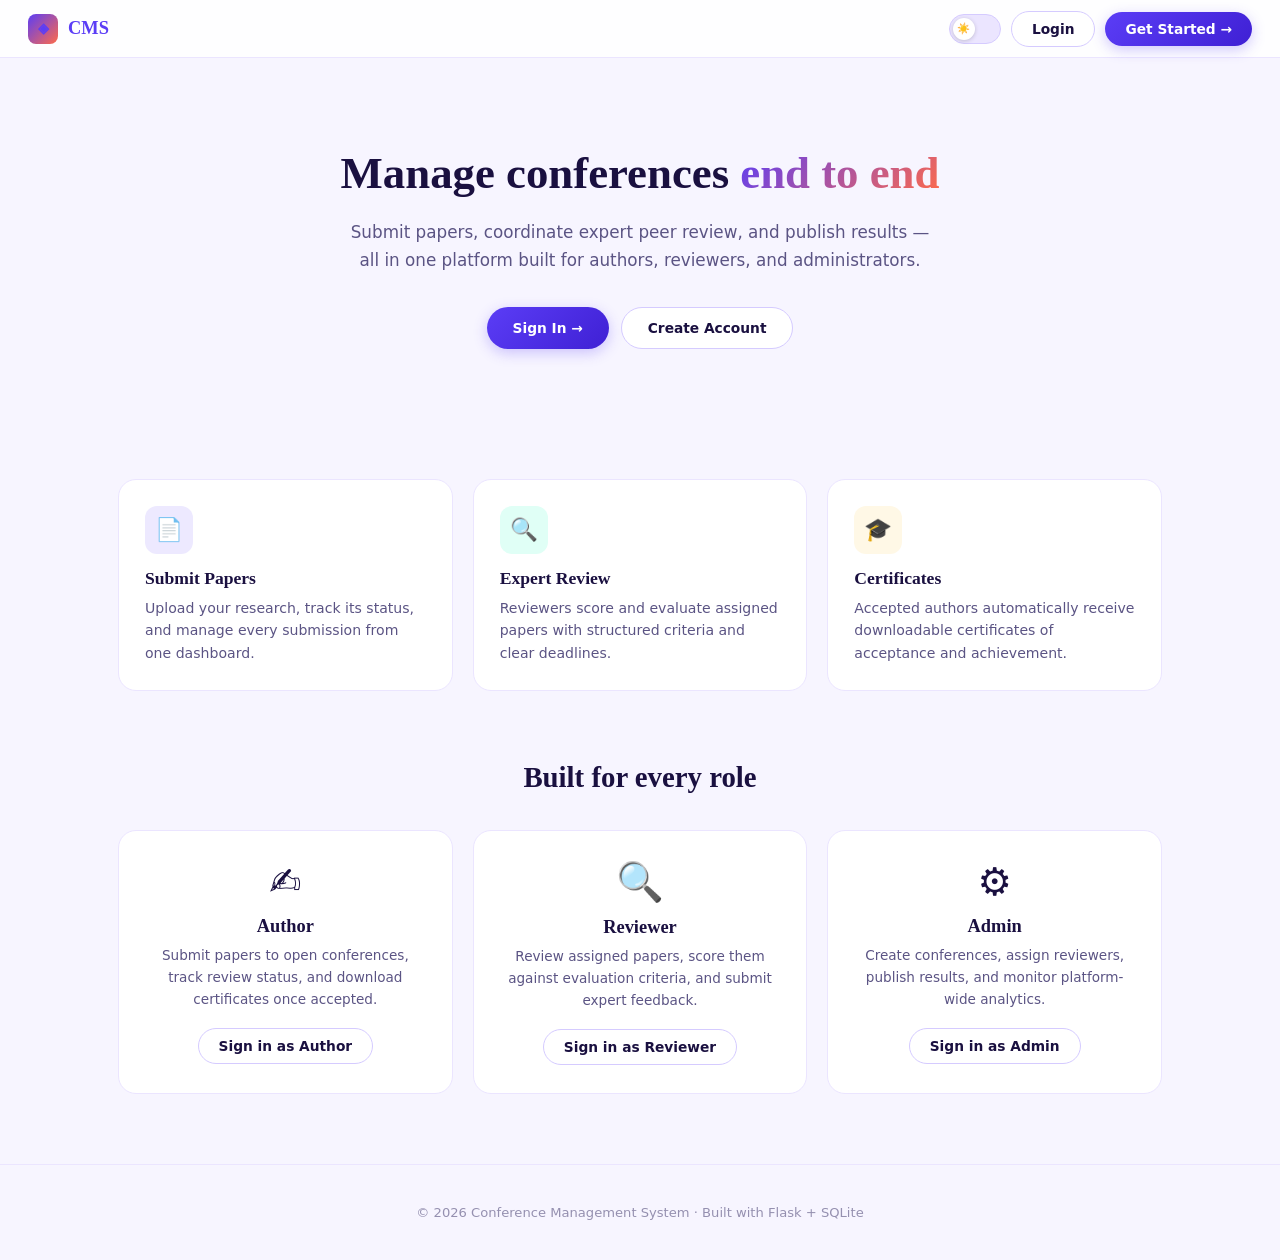
<file: index.html>
<!DOCTYPE html>
<html lang="en" data-theme="light">
<head>
<meta charset="UTF-8">
<meta name="viewport" content="width=device-width, initial-scale=1.0">
<title>CMS — Conference Management System</title>
<script>(function(){const t=localStorage.getItem("cms_theme")||"light";document.documentElement.setAttribute("data-theme",t);})();</script>
<style>
:root{--ink:#1a1040;--ink-2:#5b5484;--ink-3:#9590b0;--paper:#f7f5ff;--card:#ffffff;--border:#ebe5ff;--border-2:#d5cbff;--violet:#5b3df6;--violet-d:#3f20d4;--violet-dd:#2c1c8f;--violet-t:#ede9ff;--violet-t2:#f5f2ff;--coral:#ff6b4a;--coral-d:#e5502f;--coral-t:#fff2ee;--teal:#00c896;--teal-t:#e0fff6;--amber:#f5a623;--amber-t:#fff8e6;--rose:#e5484d;--rose-t:#ffeaea;--sh-lg:0 20px 50px rgba(91,61,246,.18);}
[data-theme="dark"]{--ink:#e8e3ff;--ink-2:#9d96c8;--ink-3:#6b6489;--paper:#0d0b1a;--card:#16132a;--border:#2a2448;--border-2:#3d3570;--violet-t:#1e1640;--violet-t2:#18122e;--coral-t:#2a1410;--teal-t:#071f18;--amber-t:#1f1608;--rose-t:#1f0b0c;}
*{box-sizing:border-box;margin:0;padding:0;}
body{font-family:"Inter",system-ui,sans-serif;background:var(--paper);color:var(--ink);min-height:100vh;transition:background .3s,color .3s;}
.topbar{height:58px;background:rgba(255,255,255,.85);backdrop-filter:blur(18px);border-bottom:1px solid var(--border);display:flex;align-items:center;padding:0 28px;position:sticky;top:0;z-index:100;transition:background .3s;}
[data-theme="dark"] .topbar{background:rgba(16,14,32,.88);}
.brand{display:flex;align-items:center;gap:10px;font-family:Georgia,serif;font-weight:700;font-size:1.15rem;color:var(--violet);}
.gem{width:30px;height:30px;background:linear-gradient(135deg,var(--violet),var(--coral));border-radius:8px;display:flex;align-items:center;justify-content:center;font-size:.9rem;}
.topbar-right{margin-left:auto;display:flex;align-items:center;gap:10px;}
.btn{display:inline-flex;align-items:center;gap:6px;padding:9px 20px;border-radius:999px;font-size:.86rem;font-weight:600;cursor:pointer;border:none;text-decoration:none;transition:all .18s;}
.btn-primary{background:linear-gradient(135deg,var(--violet),var(--violet-d));color:#fff;box-shadow:0 4px 14px rgba(91,61,246,.28);}
.btn-primary:hover{transform:translateY(-2px);box-shadow:0 8px 24px rgba(91,61,246,.36);}
.btn-ghost{background:var(--card);color:var(--ink);border:1.5px solid var(--border-2);}
.btn-ghost:hover{background:var(--violet-t2);}
.theme-pill{display:flex;align-items:center;background:var(--border);border-radius:999px;padding:3px;border:1px solid var(--border-2);cursor:pointer;}
.theme-pill-track{width:44px;height:22px;position:relative;}
.theme-pill-thumb{width:22px;height:22px;border-radius:50%;background:#fff;position:absolute;top:0;left:0;box-shadow:0 1px 4px rgba(0,0,0,.18);transition:transform .3s;display:flex;align-items:center;justify-content:center;font-size:.65rem;}
[data-theme="dark"] .theme-pill-thumb{transform:translateX(22px);}
.hero{max-width:1100px;margin:0 auto;padding:90px 28px 60px;text-align:center;}
.hero h1{font-family:Georgia,serif;font-size:2.8rem;font-weight:800;line-height:1.15;margin-bottom:18px;}
.hero h1 span{background:linear-gradient(135deg,var(--violet),var(--coral));-webkit-background-clip:text;background-clip:text;color:transparent;}
.hero p{color:var(--ink-2);font-size:1.05rem;max-width:600px;margin:0 auto 32px;line-height:1.7;}
.hero-actions{display:flex;gap:12px;justify-content:center;flex-wrap:wrap;}
.feature-grid{max-width:1100px;margin:70px auto;padding:0 28px;display:grid;grid-template-columns:repeat(3,1fr);gap:20px;}
.feature-card{background:var(--card);border:1px solid var(--border);border-radius:18px;padding:26px;transition:transform .2s,box-shadow .2s,background .3s;}
.feature-card:hover{transform:translateY(-4px);box-shadow:0 16px 36px rgba(91,61,246,.12);}
.feature-icon{width:48px;height:48px;border-radius:12px;display:flex;align-items:center;justify-content:center;font-size:1.4rem;margin-bottom:14px;}
.feature-card h3{font-family:Georgia,serif;font-size:1.1rem;margin-bottom:8px;}
.feature-card p{color:var(--ink-2);font-size:.88rem;line-height:1.6;}
.roles-section{max-width:1100px;margin:70px auto;padding:0 28px;}
.roles-section h2{font-family:Georgia,serif;font-size:1.8rem;text-align:center;margin-bottom:36px;}
.roles-grid{display:grid;grid-template-columns:repeat(3,1fr);gap:20px;}
.role-card{background:var(--card);border:1px solid var(--border);border-radius:18px;padding:28px;text-align:center;transition:transform .2s,box-shadow .2s;}
.role-card:hover{transform:translateY(-4px);box-shadow:0 16px 36px rgba(91,61,246,.12);}
.role-emoji{font-size:2.4rem;margin-bottom:12px;}
.role-card h3{font-family:Georgia,serif;font-size:1.15rem;margin-bottom:8px;}
.role-card p{color:var(--ink-2);font-size:.85rem;line-height:1.6;margin-bottom:18px;}
footer{text-align:center;padding:40px 28px;color:var(--ink-3);font-size:.82rem;border-top:1px solid var(--border);margin-top:40px;}
@media(max-width:800px){.feature-grid,.roles-grid{grid-template-columns:1fr;}.hero h1{font-size:2rem;}}
</style>
</head>
<body>

<header class="topbar">
  <div class="brand"><div class="gem">◈</div>CMS</div>
  <div class="topbar-right">
    <button class="theme-pill" onclick="toggleTheme()">
      <div class="theme-pill-track">
        <div class="theme-pill-thumb" id="thumb">☀️</div>
      </div>
    </button>
    <a href="login.html" class="btn btn-ghost">Login</a>
    <a href="login.html" class="btn btn-primary">Get Started →</a>
  </div>
</header>

<section class="hero">
  <h1>Manage conferences <span>end to end</span></h1>
  <p>Submit papers, coordinate expert peer review, and publish results — all in one platform built for authors, reviewers, and administrators.</p>
  <div class="hero-actions">
    <a href="login.html" class="btn btn-primary" style="padding:12px 26px;">Sign In →</a>
    <a href="login.html" class="btn btn-ghost" style="padding:12px 26px;">Create Account</a>
  </div>
</section>

<section class="feature-grid">
  <div class="feature-card">
    <div class="feature-icon" style="background:var(--violet-t);">📄</div>
    <h3>Submit Papers</h3>
    <p>Upload your research, track its status, and manage every submission from one dashboard.</p>
  </div>
  <div class="feature-card">
    <div class="feature-icon" style="background:var(--teal-t);">🔍</div>
    <h3>Expert Review</h3>
    <p>Reviewers score and evaluate assigned papers with structured criteria and clear deadlines.</p>
  </div>
  <div class="feature-card">
    <div class="feature-icon" style="background:var(--amber-t);">🎓</div>
    <h3>Certificates</h3>
    <p>Accepted authors automatically receive downloadable certificates of acceptance and achievement.</p>
  </div>
</section>

<section class="roles-section">
  <h2>Built for every role</h2>
  <div class="roles-grid">
    <div class="role-card">
      <div class="role-emoji">✍️</div>
      <h3>Author</h3>
      <p>Submit papers to open conferences, track review status, and download certificates once accepted.</p>
      <a href="login.html" class="btn btn-ghost">Sign in as Author</a>
    </div>
    <div class="role-card">
      <div class="role-emoji">🔍</div>
      <h3>Reviewer</h3>
      <p>Review assigned papers, score them against evaluation criteria, and submit expert feedback.</p>
      <a href="login.html" class="btn btn-ghost">Sign in as Reviewer</a>
    </div>
    <div class="role-card">
      <div class="role-emoji">⚙️</div>
      <h3>Admin</h3>
      <p>Create conferences, assign reviewers, publish results, and monitor platform-wide analytics.</p>
      <a href="login.html" class="btn btn-ghost">Sign in as Admin</a>
    </div>
  </div>
</section>

<footer>
  © 2026 Conference Management System · Built with Flask + SQLite
</footer>

<script>
function toggleTheme(){
  const cur = document.documentElement.getAttribute("data-theme");
  const next = cur==="dark"?"light":"dark";
  document.documentElement.setAttribute("data-theme",next);
  localStorage.setItem("cms_theme",next);
  document.getElementById("thumb").textContent = next==="dark"?"🌙":"☀️";
}
document.getElementById("thumb").textContent = document.documentElement.getAttribute("data-theme")==="dark"?"🌙":"☀️";

/* If already logged in, offer quick redirect */
(function(){
  try{
    const s = JSON.parse(localStorage.getItem("cms_session")||"null");
    if(s && s.role){
      const bar = document.querySelector(".hero-actions");
      const a = document.createElement("a");
      a.href = `${s.role}_dashboard.html`;
      a.className = "btn btn-primary";
      a.style.padding = "12px 26px";
      a.textContent = `Continue as ${s.name.split(" ")[0]} →`;
      bar.prepend(a);
    }
  }catch(e){}
})();
</script>
</body>
</html>
</file>
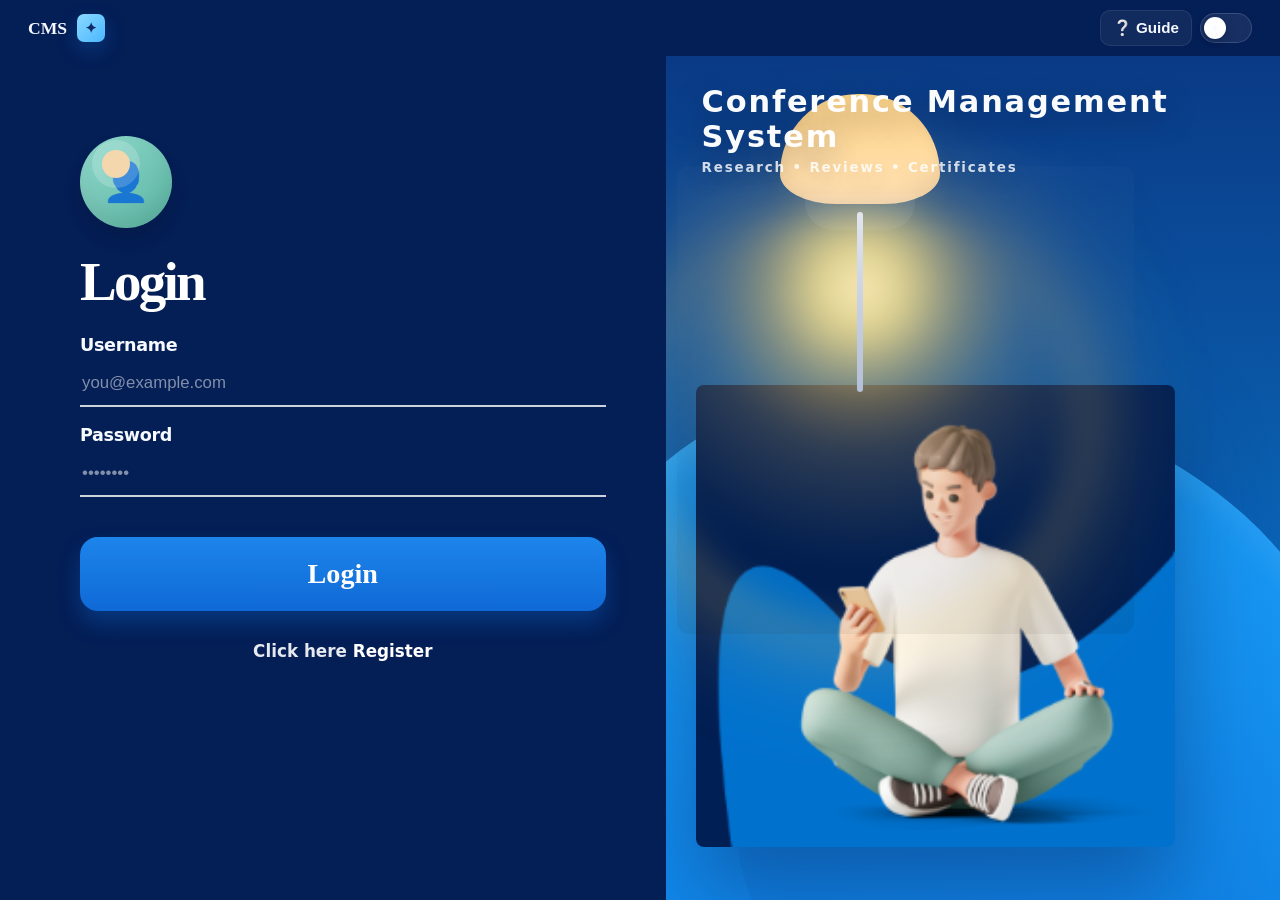
<file: login.html>
<!DOCTYPE html>
<html lang="en" data-theme="light">
<head>
<meta charset="UTF-8">
<meta name="viewport" content="width=device-width, initial-scale=1.0">
<title>CMS — Login</title>
<script>(function(){const t=localStorage.getItem("cms_theme")||"light";document.documentElement.setAttribute("data-theme",t);})();</script>
<style>
/* ── TOKENS ── */
:root{
--navy:#041e56;
--navy-2:#0b2c73;
--navy-3:#0d448b;
--sky:#1aa3ff;
--sky-2:#3db0ff;
--sky-soft:#8ad5ff;
--blue:#0d7be8;
--blue-2:#0b5ac7;
--text:#f5f8ff;
--muted:#cfe0ff;
--line:rgba(255,255,255,.22);
--card:rgba(255,255,255,.08);
--card-2:rgba(255,255,255,.12);
--shadow:rgba(4, 16, 42, 0.28);
--input:#ffffff;
--button:#1d85eb;
--button-2:#0f69d6;
}
*{box-sizing:border-box;margin:0;padding:0;}
body{
font-family:"Segoe UI",system-ui,sans-serif;
background:var(--navy);
color:var(--text);
min-height:100vh;
display:flex;
flex-direction:column;
-webkit-font-smoothing:antialiased;
}
body::before{display:none;}

/* ── TOP BAR ── */
.topbar{
height:56px;background:transparent;border:none;display:flex;align-items:center;
padding:0 28px;position:sticky;top:0;z-index:100;
}
.topbar-brand{display:flex;align-items:center;gap:10px;font-family:Georgia,serif;font-weight:700;font-size:1.1rem;color:var(--text);}
.topbar-gem{width:28px;height:28px;background:linear-gradient(135deg,#89d9ff,#4bb7ff);border-radius:7px;display:flex;align-items:center;justify-content:center;font-size:.9rem;color:#0f2a66;box-shadow:0 8px 20px rgba(29,133,235,.25);}
.topbar-right{margin-left:auto;display:flex;align-items:center;gap:8px;}
.theme-pill{display:flex;align-items:center;background:rgba(255,255,255,.08);border:1px solid rgba(255,255,255,.15);border-radius:999px;padding:3px;cursor:pointer;backdrop-filter:blur(6px);}
.theme-pill-track{width:44px;height:22px;position:relative;}
.theme-pill-thumb{width:22px;height:22px;border-radius:50%;background:#fff;position:absolute;top:0;left:0;box-shadow:0 2px 8px rgba(0,0,0,.22);display:flex;align-items:center;justify-content:center;font-size:.72rem;}
/* Guide button beside theme pill */
.guide-btn{margin-left:8px;padding:8px 12px;border-radius:10px;background:rgba(255,255,255,.06);border:1px solid rgba(255,255,255,.08);color:var(--text);cursor:pointer;font-weight:700;display:flex;align-items:center;gap:8px;font-size:0.95rem}
.guide-btn:hover{background:rgba(255,255,255,.10);}

/* ── LAYOUT ── */
.auth-shell{flex:1;display:flex;min-height:calc(100vh - 56px);background:var(--navy);}
.auth-left{
width:52%;
min-height:100%;
display:flex;
align-items:flex-start;
justify-content:center;
padding:80px 60px 60px 80px;
position:relative;
overflow:hidden;
}
.auth-left-panel{
width:100%;
max-width:620px;
position:relative;
z-index:2;
}
.auth-bubble{
width:92px;height:92px;border-radius:50%;
background:linear-gradient(135deg,#91d9cc,#5ab5a2);
box-shadow:inset 0 -12px 20px rgba(0,0,0,.08),0 12px 18px rgba(0,0,0,.12);
display:flex;align-items:center;justify-content:center;
font-size:2.4rem; margin:0 0 26px 0;
}
.auth-bubble::before{
content:"";display:block;width:28px;height:28px;border-radius:50%;background:#f5d7ae;position:absolute;transform:translate(-10px,-18px);box-shadow:0 0 0 10px rgba(255,255,255,.18);
}
.auth-title{
font-family:"Segoe Print","Bradley Hand",cursive;
font-size:clamp(3rem,4.3vw,5.5rem);
line-height:1;
font-weight:700;
margin:0 0 26px 0;
letter-spacing:-.05em;
color:#fff;
}
.auth-form-block{display:flex;flex-direction:column;gap:18px;}
.form-floating{display:flex;flex-direction:column;gap:8px;}
.form-floating label{
font-size:1.1rem;
font-weight:700;
color:#f7fbff;
letter-spacing:-.02em;
}
.form-floating input{
width:100%;
background:transparent;
border:none;
border-bottom:2px solid rgba(255,255,255,.8);
color:#fff;
font-size:1.05rem;
padding:10px 2px 12px;
outline:none;
transition:border-color .2s, box-shadow .2s;
}
.form-floating input::placeholder{color:rgba(255,255,255,.5);}
.form-floating input:focus{
border-bottom-color:#7de2ff;
box-shadow:0 2px 0 0 rgba(125,226,255,.35);
}
.submit-btn{
margin-top:22px;
width:100%;
height:74px;
border:none;
border-radius:18px;
font-size:clamp(1.6rem,2.2vw,2.5rem);
font-family:"Segoe Print","Bradley Hand",cursive;
font-weight:700;
background:linear-gradient(180deg,var(--button),var(--button-2));
color:#fff;
cursor:pointer;
box-shadow:0 12px 22px rgba(13,123,232,.28);
transition:transform .2s, box-shadow .2s, filter .2s;
}
.submit-btn:hover{transform:translateY(-2px); box-shadow:0 18px 26px rgba(13,123,232,.32); filter:brightness(1.03);}
.submit-btn:active{transform:translateY(0);}
.auth-login-link{
text-align:center;
padding-top:12px;
font-size:1.05rem;
color:rgba(255,255,255,.9);
font-weight:600;
}
.auth-login-link a{color:#fff;text-decoration:none;font-weight:700;}
.auth-login-link a:hover{text-decoration:underline;}

.auth-right{
flex:1;
position:relative;
overflow:hidden;
background:linear-gradient(180deg,#0a3a85 0%,#0a82d7 100%);
}
.auth-right::before{
content:"";
position:absolute;
inset:40% -12% -14% -12%;
background:linear-gradient(180deg,#1ca7ff,#0f83e8);
border-radius:42% 58% 0 0 / 35% 52% 0 0;
transform:rotate(6deg);
box-shadow:inset 0 18px 28px rgba(255,255,255,.08);
}
.auth-right::after{
content:"";
position:absolute;
width:680px;height:680px;border-radius:50%;
background:rgba(11,86,179,.12);
right:-130px;bottom:-220px;
}
.scene-title{
position:absolute;
left:36px;
top:28px;
z-index:20;
font-size:1.9rem;
font-weight:900;
letter-spacing:.06em;
text-transform:none;
color:rgba(255,255,255,0.98);
text-shadow:0 10px 30px rgba(3,18,48,.38);
}
.scene-title span{
display:block;
font-size:0.84rem;
opacity:.95;
margin-top:6px;
color:rgba(255,255,255,.85);
}
.lamp-wrap{position:absolute;top:38px;right:260px;width:320px;height:320px;display:flex;align-items:flex-start;justify-content:center;z-index:9;pointer-events:none}
.lamp-shade{
  position:absolute;top:0;left:50%;transform:translateX(-50%);
  width:160px;height:110px;background:linear-gradient(180deg,#ffd78a,#ffdfb3);border-radius:50% 50% 36% 36% / 75% 75% 28% 28%;
  box-shadow:inset 0 -8px 16px rgba(0,0,0,.08),0 12px 24px rgba(255,200,90,.06);z-index:12;
}
.lamp-shade::after{
  content:"";position:absolute;left:50%;transform:translateX(-50%);bottom:-26px;width:110px;height:36px;border-radius:0 0 28px 28px;background:rgba(255,255,255,.06);
}
.lamp-pole{position:absolute;top:118px;width:6px;height:180px;background:linear-gradient(180deg,#dfe4f0,#b3bfd8);border-radius:999px;z-index:11}
.lamp-light{position:absolute;top:110px;left:50%;transform:translateX(-50%);width:420px;height:420px;border-radius:50%;background:radial-gradient(circle at 50% 20%, rgba(255,240,200,0.98) 0%, rgba(255,230,140,0.9) 10%, rgba(255,200,90,0.45) 25%, rgba(255,200,90,0.18) 40%, transparent 70%);filter:blur(18px);box-shadow:0 0 120px rgba(255,200,90,.55);z-index:10;pointer-events:none}

.figure{
  position:absolute;
  right:20px;
  bottom:-110px;
  width:520px;
  height:520px;
  z-index:6;
  transform:translateZ(0);
  display:flex;align-items:center;justify-content:center;
}
.figure{position:relative;isolation:isolate}
.figure img{width:92%;height:auto;object-fit:contain;border-radius:8px;box-shadow:0 42px 88px rgba(6,36,92,.44);display:block;transform:translate(30px,190px);}

/* soft colored blob behind the image to blend into the panel */
.figure::before{content:"";position:absolute;inset:6% 2% 6% 2%;z-index:-1;border-radius:18%/30%;background:radial-gradient(circle at 30% 30%, rgba(255,255,255,0.06), rgba(29,133,235,0.06) 18%, rgba(11,86,179,0.04) 50%);transform:translateY(6%);filter:blur(26px);}
/* subtle overlay to tint and unify colors */
.figure::after{content:"";position:absolute;inset:0 6% 10% 6%;z-index:1;border-radius:12px;background:linear-gradient(180deg, rgba(255,255,255,0.02), rgba(0,0,0,0.06));pointer-events:none;}
.figure .chair{
position:absolute;left:92px;bottom:12px;width:240px;height:100px;border-radius:18px 18px 30px 30px;background:linear-gradient(180deg,#5d6b8a,#3a4d68);box-shadow:inset 0 8px 14px rgba(255,255,255,.12),0 20px 30px rgba(18,34,63,.2);
}
.figure .chair::before,
.figure .chair::after{
content:"";position:absolute;bottom:0;width:18px;height:120px;border-radius:10px;background:#45627e;
}
.figure .chair::before{left:24px;} .figure .chair::after{right:24px;}
.figure .head{position:absolute;left:180px;top:36px;width:132px;height:132px;border-radius:50%;background:#f4d8b7;box-shadow:inset 0 -12px 16px rgba(0,0,0,.08);}
.figure .hair{position:absolute;left:176px;top:18px;width:144px;height:96px;border-radius:60% 60% 42% 42%;background:#6f4e3d;}
.figure .head::before{content:"";position:absolute;left:50px;top:46px;width:12px;height:12px;border-radius:50%;background:#1c1d1f;box-shadow:40px 0 0 #1c1d1f;}
.figure .head::after{content:"";position:absolute;left:58px;top:84px;width:34px;height:16px;border-radius:0 0 22px 22px;border-bottom:5px solid rgba(0,0,0,.38);}
.figure .body{position:absolute;left:110px;top:160px;width:260px;height:140px;background:linear-gradient(180deg,#f8f8f8,#e8e8e8);border-radius:30px 30px 24px 24px;box-shadow:0 20px 28px rgba(18,34,63,.18);} 
.figure .arm{position:absolute;top:190px;width:44px;height:156px;background:#f6d9b7;border-radius:26px;}
.figure .arm.left{left:92px;transform:rotate(28deg);}
.figure .arm.right{right:102px;transform:rotate(-18deg);}
.figure .hand{position:absolute;top:306px;width:46px;height:56px;border-radius:22px;background:#f4d8b7;}
.figure .hand.left{left:112px;}
.figure .hand.right{right:94px;}
.figure .phone{display:none;}
.figure .paper{
position:absolute;left:148px;top:198px;width:132px;height:168px;background:linear-gradient(180deg,#ffffff,#f2f8ff);border-radius:8px;border:2px solid rgba(17,96,180,.14);transform:rotate(-12deg);box-shadow:0 20px 36px rgba(6,36,92,.22);border-left:4px solid rgba(17,96,180,.06);
}
.figure .paper::before{content:"";position:absolute;left:14px;right:14px;top:22px;height:3px;background:rgba(25,86,169,.22);box-shadow:0 16px 0 rgba(25,86,169,.18),0 36px 0 rgba(25,86,169,.12);} 
.figure .legs{position:absolute;left:140px;top:300px;width:200px;height:140px;}
.figure .leg{position:absolute;bottom:0;width:72px;height:118px;background:linear-gradient(180deg,#a4d7c9,#6db8a7);border-radius:28px 28px 22px 22px;}
.figure .leg.left{left:34px;transform:rotate(14deg);}
.figure .leg.right{right:34px;transform:rotate(-14deg);}
.figure .shoe{position:absolute;bottom:-8px;width:92px;height:38px;background:#232b38;border-radius:20px 18px 18px 24px;}
.figure .shoe.left{left:16px;}
.figure .shoe.right{right:16px;}
.figure .torso-shadow{position:absolute;left:108px;top:300px;width:260px;height:170px;border-radius:40% 40% 30% 30%;background:linear-gradient(180deg,rgba(20,40,76,.08),rgba(20,40,76,.02));filter:blur(18px);}

@media (max-width: 980px){
.auth-shell{flex-direction:column;}
.auth-left{width:100%;padding:42px 24px 20px;}
.auth-right{min-height:420px;}
.auth-title{font-size:3.4rem;}
.lamp-wrap{right:160px;transform:scale(.92);} 
.figure{right:40px;bottom:-40px;transform:translateY(60px) scale(.78);transform-origin:bottom right;}
.scene-title{left:24px;top:18px;font-size:1.5rem;}
}
@media (max-width: 560px){
.topbar{padding:0 18px;}
.auth-left{padding:28px 18px 18px;}
.auth-title{font-size:2.8rem;}
.submit-btn{height:62px;font-size:1.7rem;}
.auth-right{min-height:300px;}
.lamp-wrap{right:120px;top:10px;transform:scale(.72);} 
.figure{right:20px;bottom:-20px;transform:translateY(40px) scale(.62);}
.scene-title{font-size:1.15rem;left:18px;top:8px;}
}

@media (max-width: 980px){
.auth-shell{flex-direction:column;}
.auth-left{width:100%;padding:42px 24px 20px;}
.auth-right{min-height:380px;}
.auth-title{font-size:3.4rem;}
.lamp-wrap{right:200px;transform:scale(.9);} 
.figure{transform:scale(.78);transform-origin:bottom right;right:0;}
}
@media (max-width: 560px){
.topbar{padding:0 18px;}
.auth-left{padding:28px 18px 18px;}
.auth-title{font-size:2.8rem;}
.submit-btn{height:62px;font-size:1.7rem;}
.auth-right{min-height:300px;}
.lamp-wrap{right:120px;top:10px;transform:scale(.72);} 
.figure{transform:scale(.62);right:-46px;bottom:-30px;}
}
</style>
</head>
<body>

<!-- Page scripts (login/register handlers) -->
<script>
/* ── LOGIN (server-backed) ── */
async function handleLogin(){
  hideAlert();
  const email    = document.getElementById("login-email").value.trim().toLowerCase();
  const password = document.getElementById("login-password").value;
  const btn      = document.getElementById("login-btn");
  if(!email||!password){ showAlert("Please fill in all fields."); return; }
  btn.textContent = "Signing in…"; btn.disabled = true;
  try{
    const data = await apiPost('/api/login',{email,password});
    if(data && data.user){ setSession(data.user, data.token); showAlert(`✓ Welcome back, ${data.user.name.split(' ')[0]}! Redirecting…`,'success');
      setTimeout(()=> window.location.href = `${data.user.role}_dashboard.html`, 700);
    } else {
      showAlert('Login failed: unexpected response'); btn.textContent = 'Sign In →'; btn.disabled = false;
    }
  }catch(err){
    const msg = err && err.body && err.body.error ? err.body.error : 'Login failed';
    showAlert(msg); btn.textContent = 'Sign In →'; btn.disabled = false;
  }
}

/* ── REGISTER (server-backed) ── */
async function handleRegister(){
  hideAlert();
  const name    = document.getElementById("reg-name").value.trim();
  const email   = document.getElementById("reg-email").value.trim().toLowerCase();
  const password= document.getElementById("reg-password").value;
  const college = document.getElementById("reg-college").value.trim();
  const role    = document.querySelector('input[name="role"]:checked')?.value || "author";
  const btn     = document.getElementById("reg-btn");
  if(!name||!email||!password){ showAlert("Please fill in all required fields."); return; }
  if(password.length < 6)     { showAlert("Password must be at least 6 characters."); return; }
  if(!email.includes("@"))    { showAlert("Please enter a valid email address."); return; }
  btn.textContent = "Creating account…"; btn.disabled = true;
  try{
    const data = await apiPost('/api/register',{name,email,password,role,college});
    if(data && data.user){
      // auto-login the newly registered user (server sets session cookie)
      setSession(data.user, data.token);
      showAlert(`Account created — Welcome ${data.user.name.split(' ')[0]}! Redirecting…`,'success');
      setTimeout(()=>{ window.location.href = `${data.user.role}_dashboard.html`; }, 700);
    } else {
      showAlert('Registration failed: unexpected response'); btn.textContent = 'Create Account →'; btn.disabled = false;
    }
  }catch(err){
    const msg = err && err.body && err.body.error ? err.body.error : 'Registration failed';
    showAlert(msg); btn.textContent = 'Create Account →'; btn.disabled = false;
  }
}

// Enter key support (login/register)
document.addEventListener("keydown", e=>{
  if(e.key==="Enter"){
    const loginVisible = document.getElementById("login-form").style.display!=="none";
    if(loginVisible) handleLogin(); else handleRegister();
  }
});
 </script>

  <!-- Main layout -->
  <header class="topbar">
    <div class="topbar-brand">CMS <span class="topbar-gem">✦</span></div>
    <div class="topbar-right">
      <button class="guide-btn" onclick="openGuide()" aria-label="Guide">❔ Guide</button>
      <div class="theme-pill" onclick="toggleTheme()"><div class="theme-pill-track"><div id="thumb-icon" class="theme-pill-thumb">☀️</div></div></div>
    </div>
  </header>

  <div class="auth-shell">
    <div class="auth-left">
      <div class="auth-left-panel">
        <div class="auth-bubble">👤</div>
        <h1 class="auth-title" id="auth-title">Login</h1>

        <div id="alert-box" class="alert"></div>

        <div id="login-form" class="auth-form-block">
          <div class="form-floating">
            <label for="login-email">Username</label>
            <input type="email" id="login-email" placeholder="you@example.com">
          </div>

          <div class="form-floating">
            <label for="login-password">Password</label>
            <input type="password" id="login-password" placeholder="••••••••">
          </div>

          <button class="submit-btn" id="login-btn" onclick="handleLogin()">Login</button>

          <div class="auth-login-link" id="auth-login-link">Click here <a href="#" onclick="switchTab('register')">Register</a></div>
        </div>

        <div id="register-form" class="auth-form-block" style="display:none;">
          <div class="form-floating">
            <label for="reg-name">Username</label>
            <input type="text" id="reg-name" placeholder="Dr. Jane Smith">
          </div>

          <div class="form-floating">
            <label for="reg-email">Email</label>
            <input type="email" id="reg-email" placeholder="you@example.com">
          </div>

          <div class="form-floating">
            <label for="reg-password">Password</label>
            <input type="password" id="reg-password" placeholder="Minimum 6 characters" oninput="checkStrength(this.value)">
          </div>

          <div class="form-group" style="margin-top:-8px;">
            <label style="display:block;margin-bottom:8px;font-size:1rem;font-weight:700;color:#f7fbff;">I am registering as</label>
            <div class="role-tabs">
              <label class="role-tab active" onclick="selectRole('author',this)"><input type="radio" name="role" value="author" checked><div class="role-tab-icon">✍️</div><div class="role-tab-label">Author</div></label>
              <label class="role-tab" onclick="selectRole('reviewer',this)"><input type="radio" name="role" value="reviewer"><div class="role-tab-icon">🔍</div><div class="role-tab-label">Reviewer</div></label>
              <label class="role-tab" onclick="selectRole('admin',this)"><input type="radio" name="role" value="admin"><div class="role-tab-icon">⚙️</div><div class="role-tab-label">Admin</div></label>
            </div>
            <div class="role-desc" id="role-desc">✍️ Submit research papers to conferences and track acceptance status.</div>
          </div>

          <div class="form-floating">
            <label for="reg-college">College / Organization</label>
            <input type="text" id="reg-college" placeholder="e.g. IIT Madras, Infosys Ltd.">
          </div>

          <div class="pwd-strength"><div class="pwd-bar" id="pb1"></div><div class="pwd-bar" id="pb2"></div><div class="pwd-bar" id="pb3"></div></div>
          <div class="pwd-label" id="pwd-label"></div>

          <button class="submit-btn" id="reg-btn" onclick="handleRegister()">Registration</button>
          <div class="auth-login-link">Click here <a href="#" onclick="switchTab('login')">Login</a></div>
        </div>
      </div>
    </div>

    <div class="auth-right">
      <div class="scene-title">Conference Management System<span>Research • Reviews • Certificates</span></div>
      <div class="lamp-wrap">
        <div class="lamp-shade"></div>
        <div class="lamp-pole"></div>
        <div class="lamp-light"></div>
      </div>
      <div class="figure" aria-hidden="true">
        <img id="auth-illustration" src="static/img/auth-man.png" alt="Man holding conference paper"/>
      </div>
    </div>
  </div>

  <div class="toast" id="toast"></div>

  <!-- Guide modal -->
  <div id="guide-modal" class="guide-modal" aria-hidden="true">
    <div class="guide-backdrop" onclick="closeGuide()" tabindex="-1"></div>
    <div class="guide-panel" role="dialog" aria-modal="true" aria-labelledby="guide-title">
      <header class="guide-header">
        <h2 id="guide-title"><span id="guide-title-text">Getting Started Guide</span></h2>
        <button class="guide-close" onclick="closeGuide()" aria-label="Close guide">✕</button>
      </header>
      <main class="guide-body" id="guide-body" tabindex="0">
        <!-- Steps rendered by JS -->
      </main>
      <footer class="guide-footer">
        <button id="guide-prev" class="guide-nav" onclick="prevGuide()">← Prev</button>
        <div class="guide-progress" id="guide-progress"></div>
        <button id="guide-next" class="guide-nav" onclick="nextGuide()">Next →</button>
      </footer>
    </div>
    <style>
    /* Guide modal styles */
    .guide-modal{position:fixed;inset:0;display:none;align-items:center;justify-content:flex-start;padding-top:72px;z-index:1200}
    .guide-modal.open{display:flex}
    .guide-backdrop{position:fixed;inset:0;background:rgba(3,18,48,0.55);backdrop-filter:blur(4px)}
    .guide-panel{position:relative;margin-left:auto;width:420px;max-width:94%;right:40px;background:linear-gradient(180deg,#fff,#f6f9ff);color:#0b2a4a;border-radius:12px;box-shadow:0 24px 48px rgba(6,36,92,.32);overflow:hidden;z-index:1201}
    .guide-header{display:flex;align-items:center;justify-content:space-between;padding:18px 20px;border-bottom:1px solid rgba(10,30,60,.06)}
    .guide-header h2{font-size:1.1rem;margin:0;color:#07203a}
    .guide-close{background:transparent;border:none;font-size:1.05rem;cursor:pointer}
    .guide-body{padding:18px 20px;min-height:160px;max-height:56vh;overflow:auto;font-size:0.95rem;color:#123;line-height:1.45}
    .guide-step-title{font-weight:800;margin-bottom:8px;color:#03203a}
    .guide-step-desc{margin-bottom:12px;color:#234}
    .guide-footer{display:flex;align-items:center;justify-content:space-between;padding:12px 16px;border-top:1px solid rgba(10,30,60,.04);gap:8px}
    .guide-nav{background:linear-gradient(180deg,#0d7be8,#0b5ac7);color:#fff;border:none;padding:10px 14px;border-radius:8px;cursor:pointer}
    .guide-nav:disabled{opacity:.5;cursor:default}
    .guide-progress{flex:1;text-align:center;font-size:0.9rem;color:#07203a}
    </style>
  </div>

  <script>
/* ── Session helpers (server-backed auth) ── */
function setSession(user, token){
  try{
    if(token) user.token = token;
    localStorage.setItem("cms_session",JSON.stringify(user));
  }catch(e){ /* ignore */ }
}
function getSession(){ try{ return JSON.parse(localStorage.getItem("cms_session")||"null"); }catch(e){return null;} }

/* If already logged in, verify server session then redirect */
(async function(){
  const s = getSession();
  if(s && s.role){
    try{
      const res = await fetch('/api/whoami', { credentials: 'same-origin' });
      if(res.ok){
        const data = await res.json().catch(()=>null);
        if(data && data.user && data.user.role === s.role){
          window.location.href = `${s.role}_dashboard.html`;
          return;
        }
      }
    }catch(e){ /* ignore network errors */ }
    // server session missing or doesn't match — clear stale client session
    localStorage.removeItem('cms_session');
  }
})();


async function apiPost(path, body){
  try{
    const res = await fetch(path, {method:'POST',credentials: 'same-origin',headers:{'Content-Type':'application/json'},body: JSON.stringify(body)});
    const data = await res.json().catch(()=>({}));
    if(!res.ok) throw { status: res.status, body: data };
    return data;
  }catch(err){ throw err; }
}

/* ── Theme ── */
function toggleTheme(){
  const cur = document.documentElement.getAttribute("data-theme");
  const next = cur==="dark"?"light":"dark";
  document.documentElement.setAttribute("data-theme",next);
  localStorage.setItem("cms_theme",next);
  updateThumb();
}
function updateThumb(){
  const isDark = document.documentElement.getAttribute("data-theme")==="dark";
  const el = document.getElementById("thumb-icon");
  if(el) el.textContent = isDark?"🌙":"☀️";
}
updateThumb();

/* ── Tab switch ── */
function switchTab(tab){
  hideAlert();
  const isLogin = tab==="login";
  const title = document.getElementById("auth-title");
  const linkWrap = document.getElementById("auth-login-link");
  const loginForm = document.getElementById("login-form");
  const registerForm = document.getElementById("register-form");
  const loginTab = document.getElementById("tab-login");
  const registerTab = document.getElementById("tab-register");
  if (title) title.textContent = isLogin ? "Login" : "Registration";
  if (linkWrap) {
    linkWrap.innerHTML = isLogin
      ? 'Click here <a href="#" onclick="switchTab(\'register\')">Register</a>'
      : 'Click here <a href="#" onclick="switchTab(\'login\')">Login</a>';
  }
  if (loginForm) loginForm.style.display = isLogin ? "flex" : "none";
  if (registerForm) registerForm.style.display = isLogin ? "none" : "flex";
  if (loginTab) loginTab.classList.toggle("active", isLogin);
  if (registerTab) registerTab.classList.toggle("active", !isLogin);
}

/* ── Password toggle ── */
function togglePwd(id, btn){
  const inp = document.getElementById(id);
  if(!inp) return;
  inp.type = inp.type==="password"?"text":"password";
  btn.textContent = inp.type==="password"?"Show":"Hide";
}

/* ── Password strength ── */
function checkStrength(val){
  const hasLen = val.length>=8;
  const hasMix = /[A-Z]/.test(val)&&/[0-9]/.test(val);
  const hasSym = /[^A-Za-z0-9]/.test(val);
  const score  = [hasLen,hasMix,hasSym].filter(Boolean).length;
  const colors = ["#e5484d","#f5a623","#00c896"];
  const labels = ["Weak — add more characters","Fair — try mixing numbers & symbols","Strong 💪"];
  ["pb1","pb2","pb3"].forEach((id,i)=>{
    document.getElementById(id).style.background = i<score ? colors[score-1] : "var(--border)";
  });
  document.getElementById("pwd-label").textContent = val.length ? (labels[score-1]||"") : "";
  document.getElementById("pwd-label").style.color = score===1?"#b91c1c":score===2?"#9a6510":"#0a7a5a";
}

/* ── Role select ── */
const roleDescs = {
  author:   "✍️ Submit research papers to conferences and track acceptance status.",
  reviewer: "🔍 Review assigned papers, score them, and submit expert feedback.",
  admin:    "⚙️ Manage conferences, assign reviewers, and publish final decisions.",
};
function selectRole(role, el){
  document.querySelectorAll(".role-tab").forEach(t=>t.classList.remove("active"));
  el.classList.add("active");
  document.getElementById("role-desc").textContent = roleDescs[role];
}

/* ── Demo fill ── */
function fillDemo(role){
  const map = {
    author:   {email:"author@demo.com",   password:"demo123"},
    reviewer: {email:"reviewer@demo.com", password:"demo123"},
    admin:    {email:"admin@demo.com",    password:"demo123"},
  };
  document.getElementById("login-email").value    = map[role].email;
  document.getElementById("login-password").value = map[role].password;
  showToast(`Demo ${role} credentials filled ✅`);
}

/* ── Alert ── */
function showAlert(msg, type="error"){
  const el = document.getElementById("alert-box");
  const icons = {error:"⚠️",success:"✅"};
  el.innerHTML = `${icons[type]||"ℹ️"} ${msg}`;
  el.className = `alert alert-${type} show`;
}
function hideAlert(){
  const el = document.getElementById("alert-box");
  el.className = "alert";
}

/* ── Toast ── */
function showToast(msg){
  const t = document.getElementById("toast");
  t.textContent = msg;
  t.classList.add("show");
  clearTimeout(t._t);
  t._t = setTimeout(()=>t.classList.remove("show"), 2600);
}


</script>
<script>
// Guide data and interaction
const guideSteps = [
  { title: 'Create an account', desc: 'Register as an Author, Reviewer or Admin using the registration tab. Provide a valid email, strong password, and select your role.' },
  { title: 'Complete your profile', desc: 'After registration, open My Profile and complete affiliation details so conferences and reviewers recognize you.' },
  { title: 'Submit a paper', desc: 'From the dashboard use "Submit Paper" to create a new submission. Fill title, abstract, keywords, and upload your manuscript (PDF).' },
  { title: 'Track submission', desc: 'Check "My Submissions" to view status: Submitted, Under review, Accepted/Rejected. Notifications refresh periodically.' },
  { title: 'Manage reviews', desc: 'If you are a reviewer, accept review invitations, submit scores and comments from the Reviews panel.' },
  { title: 'Certificates & downloads', desc: 'When a paper is accepted, a completion certificate appears in Certificates — open it to preview and click Download to export your certificate.' },
  { title: 'Find & register for conferences', desc: 'Browse Conferences to find events. Register for events from the conference details page and manage your registrations in the dashboard.' },
  { title: 'Help & support', desc: 'Use contact or admin support links for account assistance, or check the docs for common workflows.' }
];
let guideIndex = 0;

function openGuide(){
  guideIndex = 0; renderGuide();
  const m = document.getElementById('guide-modal'); if(!m) return; m.classList.add('open'); m.setAttribute('aria-hidden','false'); document.getElementById('guide-body').focus();
}
function closeGuide(){
  const m = document.getElementById('guide-modal'); if(!m) return; m.classList.remove('open'); m.setAttribute('aria-hidden','true');
}
function renderGuide(){
  const step = guideSteps[guideIndex];
  const titleEl = document.getElementById('guide-title-text');
  const body = document.getElementById('guide-body');
  const prevBtn = document.getElementById('guide-prev');
  const nextBtn = document.getElementById('guide-next');
  const progress = document.getElementById('guide-progress');
  if(titleEl) titleEl.textContent = step.title;
  if(body) body.innerHTML = `<div class="guide-step-title">${guideIndex+1}. ${step.title}</div><div class="guide-step-desc">${step.desc}</div>` + renderStepActions(guideIndex);
  if(prevBtn) prevBtn.disabled = guideIndex===0;
  if(nextBtn) nextBtn.textContent = guideIndex < guideSteps.length-1 ? 'Next →' : 'Done';
  if(progress) progress.textContent = `${guideIndex+1} / ${guideSteps.length}`;
}
function renderStepActions(i){
  // add small contextual actions per step for clarity
  const examples = [
    '<ul><li>Click Register → choose a role → fill details</li></ul>',
    '<ul><li>Open Profile → Add affiliation → Save</li></ul>',
    '<ul><li>Dashboard → Submit Paper → Upload file (PDF)</li></ul>',
    '<ul><li>Open My Submissions → click title to view details & status</li></ul>',
    '<ul><li>Reviewer Dashboard → Accept invitation → Submit review</li></ul>',
    '<ul><li>Certificates → Preview → Download</li></ul>',
    '<ul><li>Conferences → View details → Register</li></ul>',
    '<ul><li>Contact admin via support link or email</li></ul>'
  ];
  return `<div style="margin-top:8px;color:#123">${examples[i]||''}</div>`;
}
function nextGuide(){ if(guideIndex < guideSteps.length-1){ guideIndex++; renderGuide(); } else { closeGuide(); } }
function prevGuide(){ if(guideIndex>0){ guideIndex--; renderGuide(); } }
// keyboard support
document.addEventListener('keydown', (e)=>{
  const m = document.getElementById('guide-modal'); if(!m || !m.classList.contains('open')) return;
  if(e.key==='Escape') closeGuide();
  if(e.key==='ArrowRight') nextGuide();
  if(e.key==='ArrowLeft') prevGuide();
});
// expose for debugging if needed
window.openGuide = openGuide; window.closeGuide = closeGuide; window.nextGuide = nextGuide; window.prevGuide = prevGuide;
</script>
</body>
</html>
</file>
